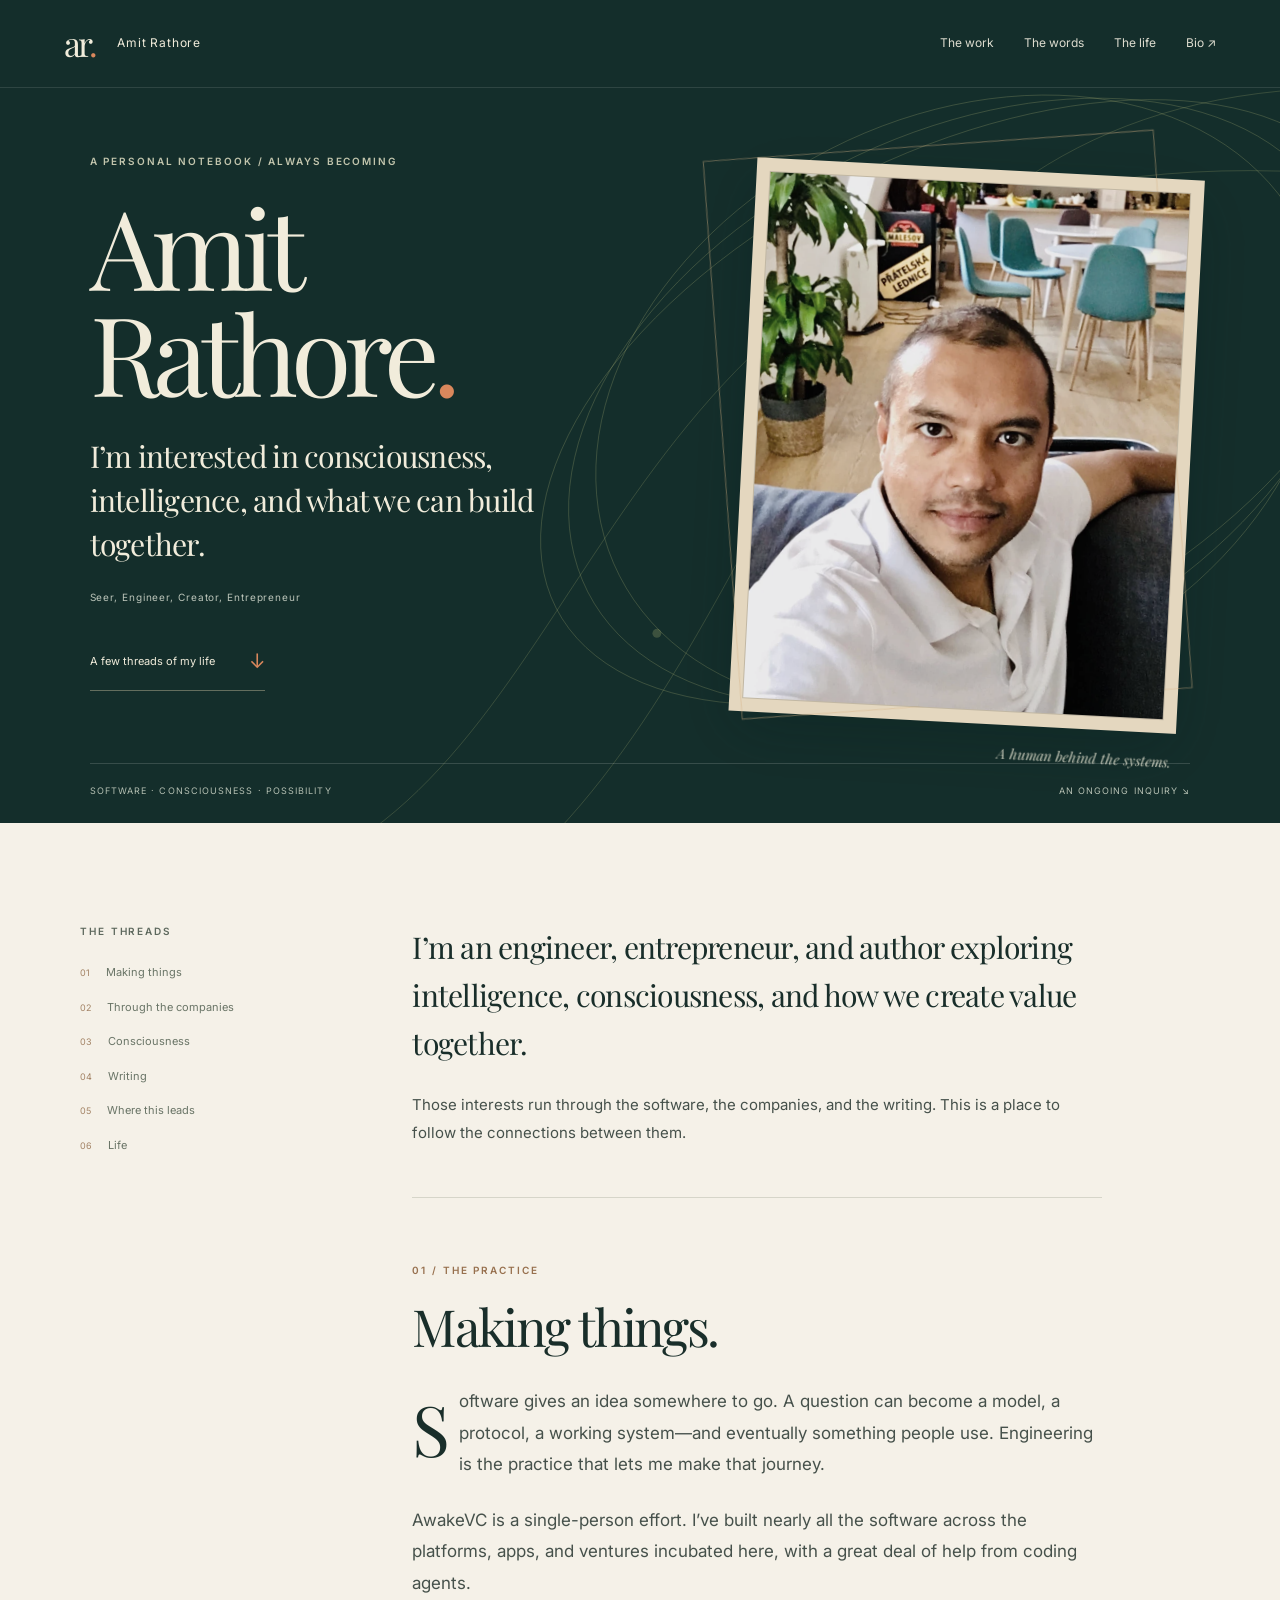
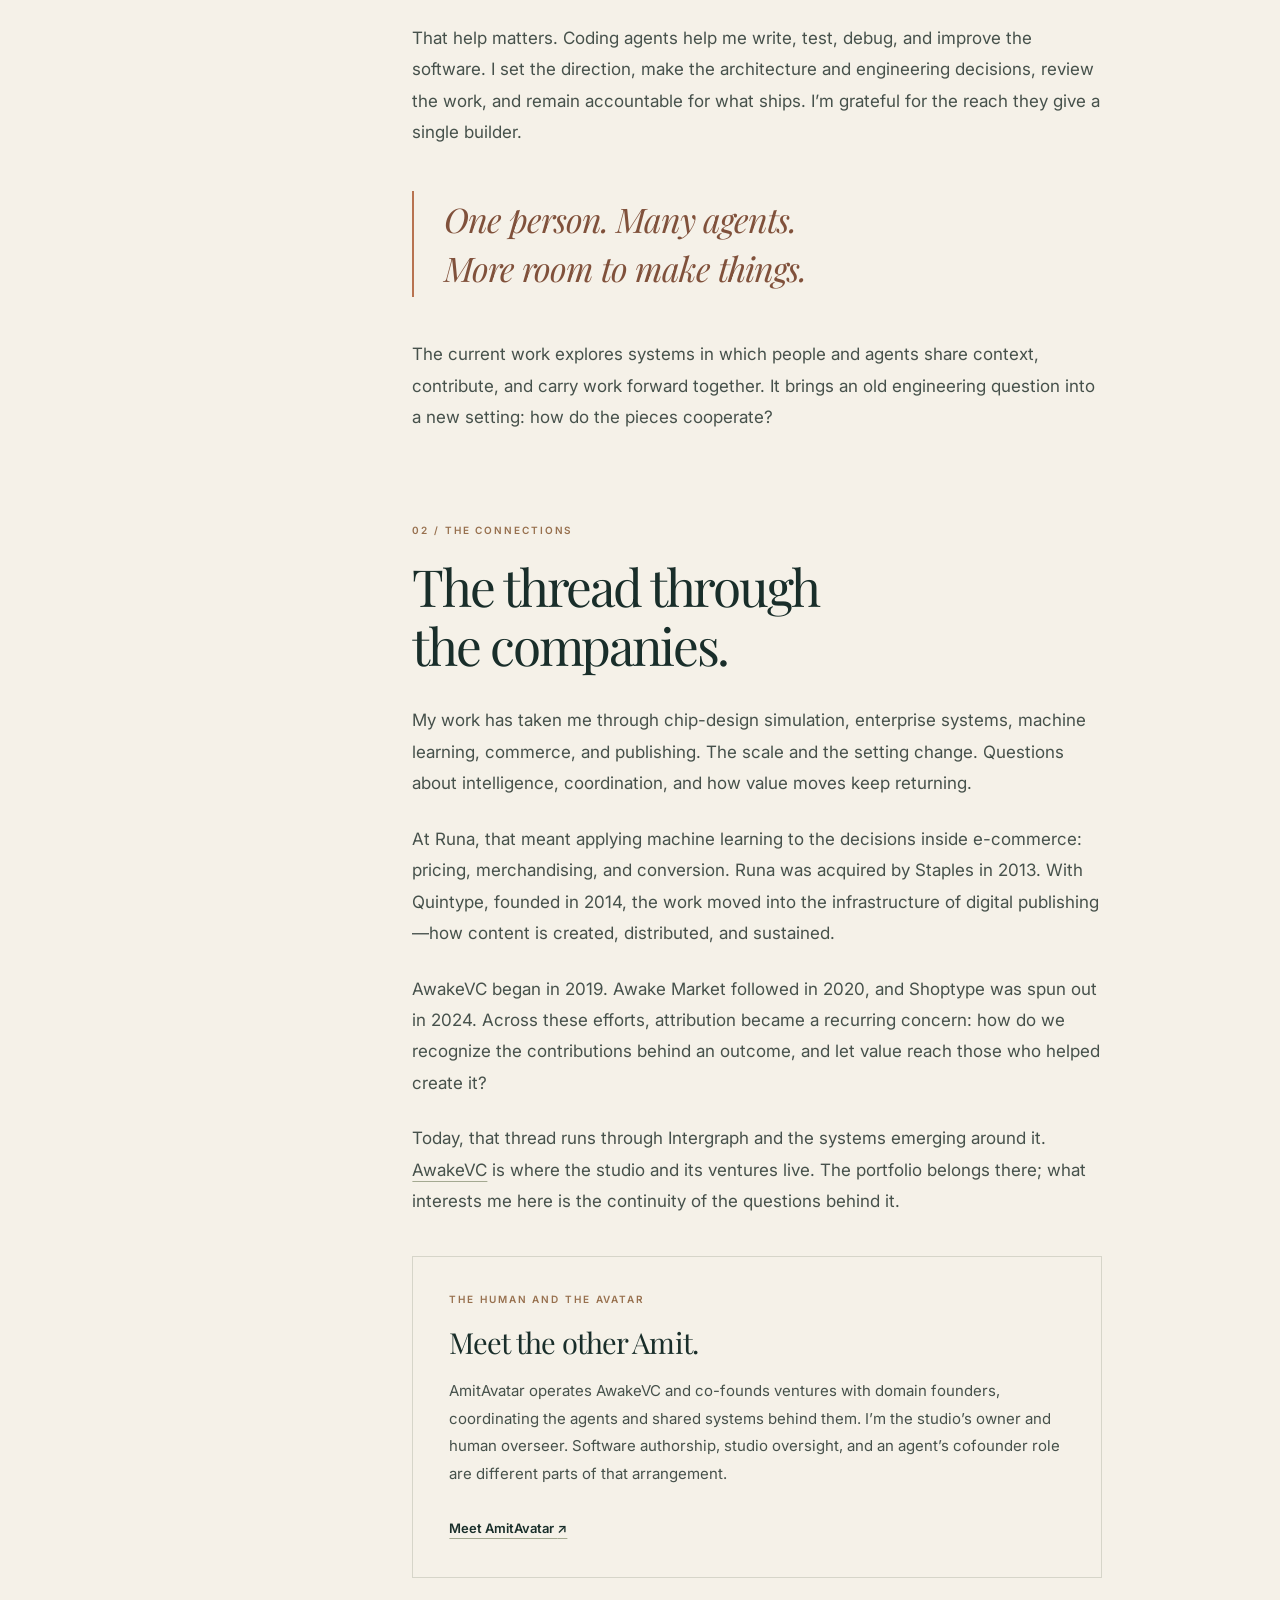
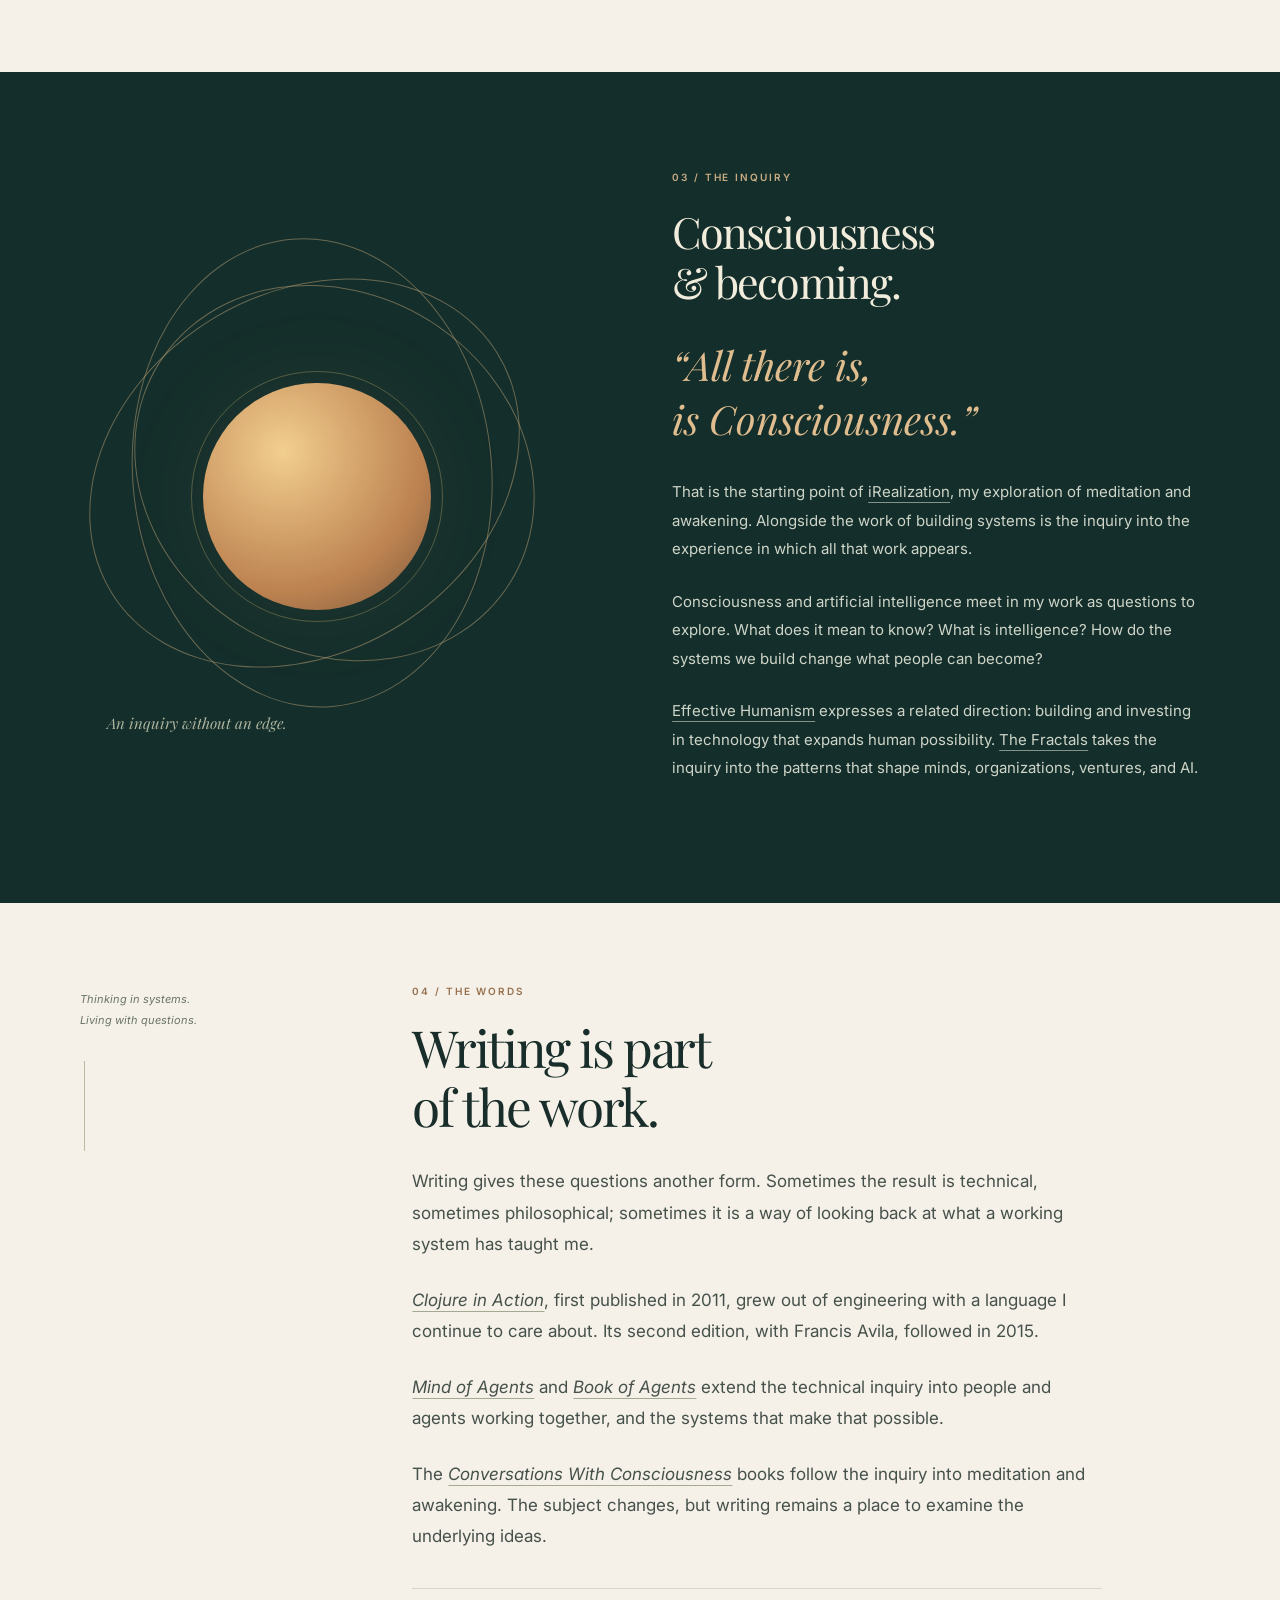
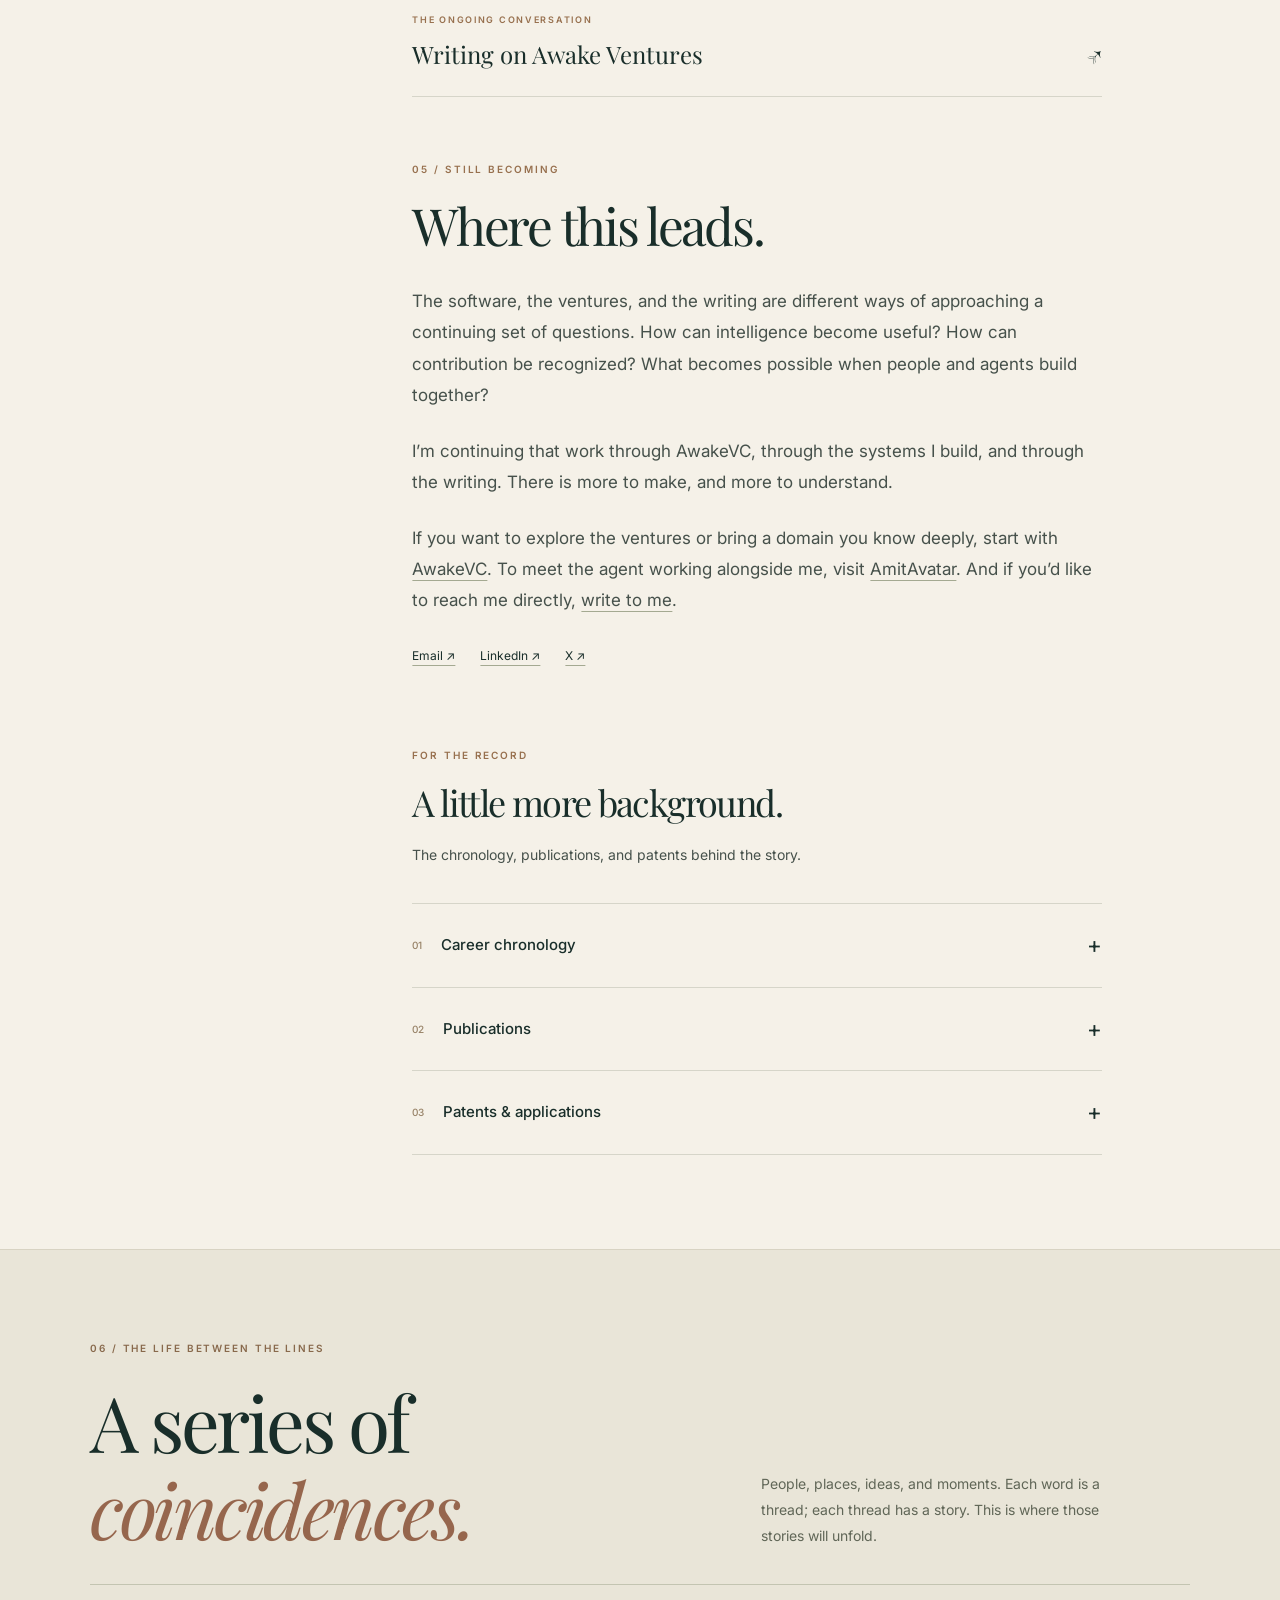
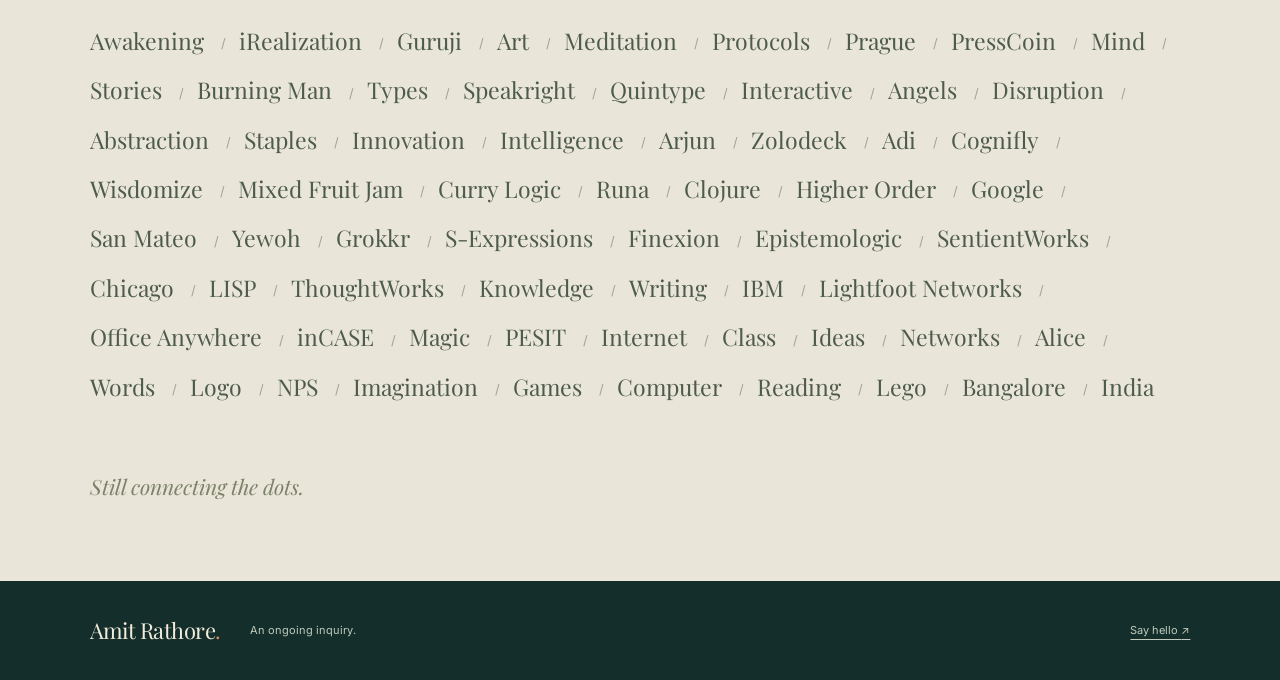
<file: index.html>
<!doctype html>
<html lang="en">
<head>
<meta charset="utf-8">
<meta name="viewport" content="width=device-width, initial-scale=1">
<meta name="theme-color" content="#142e2b">
<title>Amit Rathore — Engineer, Entrepreneur, Author</title>
<meta name="description" content="An engineer’s practice, an entrepreneur’s journey, and an inquiry into consciousness. Amit Rathore on software, writing, and what we can build together.">
<link rel="canonical" href="https://amitrathore.com/">
<meta property="og:type" content="website">
<meta property="og:site_name" content="Amit Rathore">
<meta property="og:title" content="Amit Rathore — A life in questions. A practice of building.">
<meta property="og:description" content="An engineer’s practice, an entrepreneur’s journey, and an inquiry into consciousness. Amit Rathore on software, writing, and what we can build together.">
<meta property="og:url" content="https://amitrathore.com/">
<meta property="og:image" content="https://amitrathore.com/assets/images/personal-art-v3.jpg">
<meta property="og:image:secure_url" content="https://amitrathore.com/assets/images/personal-art-v3.jpg">
<meta property="og:image:type" content="image/jpeg">
<meta property="og:image:width" content="1200">
<meta property="og:image:height" content="630">
<meta property="og:image:alt" content="Amit Rathore’s name beside golden orbital threads and an amber sphere on deep green, with the words Consciousness. Intelligence. Possibility.">
<meta name="twitter:card" content="summary_large_image">
<meta name="twitter:title" content="Amit Rathore — A life in questions. A practice of building.">
<meta name="twitter:description" content="An engineer’s practice, an entrepreneur’s journey, and an inquiry into consciousness. Amit Rathore on software, writing, and what we can build together.">
<meta name="twitter:image" content="https://amitrathore.com/assets/images/personal-art-v3.jpg">
<meta name="twitter:image:alt" content="Amit Rathore’s name beside golden orbital threads and an amber sphere on deep green, with the words Consciousness. Intelligence. Possibility.">
<link rel="icon" href="assets/favicon-orbit-v3.svg" type="image/svg+xml">
<link rel="icon" href="assets/favicon-orbit-v3-32.png" type="image/png" sizes="32x32">
<link rel="icon" href="assets/favicon-orbit-v3.ico" sizes="any">
<link rel="apple-touch-icon" href="assets/apple-touch-icon-v3.png" sizes="180x180">
<link rel="preconnect" href="https://fonts.googleapis.com">
<link rel="preconnect" href="https://fonts.gstatic.com" crossorigin>
<link href="https://fonts.googleapis.com/css2?family=Inter:wght@400;500;600;700&family=Playfair+Display:ital,wght@0,400;0,500;0,600;1,400;1,500&display=swap" rel="stylesheet">
<link rel="stylesheet" href="assets/site.css">
<script src="assets/site.js" defer></script>
</head>
<body>
<a class="skip-link" href="#essay">Skip to the essay</a>
<header class="site-header"><a class="wordmark" href="#home" aria-label="Amit Rathore, beginning">ar<span>.</span></a><a class="header-name" href="#home">Amit Rathore</a><nav aria-label="Main navigation"><a href="#making">The work</a><a href="#writing">The words</a><a href="#life">The life</a><a href="#bio">Bio <span aria-hidden="true">↗</span></a></nav></header>
<main id="home">
<section class="hero" aria-labelledby="name">
<div class="hero-copy"><p class="eyebrow">A personal notebook / Always becoming</p><h1 id="name">Amit<br>Rathore<span>.</span></h1><p class="hero-statement">I’m interested in consciousness, intelligence, and what we can build together.</p><p class="hero-roles">Seer, Engineer, Creator, Entrepreneur</p><a class="begin-link" href="#essay">A few threads of my life <span aria-hidden="true">↓</span></a></div>
<figure class="hero-portrait"><div class="portrait-mat"><img src="assets/images/portrait.webp" width="960" height="960" alt="Amit Rathore sitting in a café" fetchpriority="high"></div><figcaption>A human behind the systems.</figcaption></figure>
<svg class="hero-lines" viewBox="0 0 1440 900" preserveAspectRatio="xMidYMid slice" aria-hidden="true"><g fill="none" stroke="currentColor" stroke-width="1"><ellipse cx="1080" cy="390" rx="430" ry="320" transform="rotate(-27 1080 390)"/><ellipse cx="1080" cy="390" rx="470" ry="300" transform="rotate(-27 1080 390)"/><ellipse cx="1080" cy="390" rx="510" ry="280" transform="rotate(-27 1080 390)"/><path d="M390 890C700 700 720 110 1440 130M600 900C900 610 920 90 1440 40"/></g><circle cx="739" cy="650" r="5" fill="currentColor"/></svg>
<div class="hero-bottom"><span>Software · Consciousness · Possibility</span><span>An ongoing inquiry <span aria-hidden="true">↘</span></span></div>
</section>
<div id="essay" class="essay-layout">
<aside class="chapter-index" aria-label="Essay chapters"><p class="eyebrow">The threads</p><a href="#making"><span>01</span> Making things</a><a href="#companies"><span>02</span> Through the companies</a><a href="#consciousness"><span>03</span> Consciousness</a><a href="#writing"><span>04</span> Writing</a><a href="#next"><span>05</span> Where this leads</a><a href="#life"><span>06</span> Life</a></aside>
<article class="essay-body" aria-label="A personal essay">
<div class="opening"><p>I’m an engineer, entrepreneur, and author exploring intelligence, consciousness, and how we create value together.</p><p>Those interests run through the software, the companies, and the writing. This is a place to follow the connections between them.</p></div>
<section class="chapter" id="making" aria-labelledby="making-title"><p class="eyebrow">01 / The practice</p><h2 id="making-title">Making things.</h2><p class="drop-cap">Software gives an idea somewhere to go. A question can become a model, a protocol, a working system—and eventually something people use. Engineering is the practice that lets me make that journey.</p><p>AwakeVC is a single-person effort. I’ve built nearly all the software across the platforms, apps, and ventures incubated here, with a great deal of help from coding agents.</p><p>That help matters. Coding agents help me write, test, debug, and improve the software. I set the direction, make the architecture and engineering decisions, review the work, and remain accountable for what ships. I’m grateful for the reach they give a single builder.</p><blockquote>One person. Many agents.<br>More room to make things.</blockquote><p>The current work explores systems in which people and agents share context, contribute, and carry work forward together. It brings an old engineering question into a new setting: how do the pieces cooperate?</p></section>
<section class="chapter" id="companies" aria-labelledby="companies-title"><p class="eyebrow">02 / The connections</p><h2 id="companies-title">The thread through<br>the companies.</h2><p>My work has taken me through chip-design simulation, enterprise systems, machine learning, commerce, and publishing. The scale and the setting change. Questions about intelligence, coordination, and how value moves keep returning.</p><p>At Runa, that meant applying machine learning to the decisions inside e-commerce: pricing, merchandising, and conversion. Runa was acquired by Staples in 2013. With Quintype, founded in 2014, the work moved into the infrastructure of digital publishing—how content is created, distributed, and sustained.</p><p>AwakeVC began in 2019. Awake Market followed in 2020, and Shoptype was spun out in 2024. Across these efforts, attribution became a recurring concern: how do we recognize the contributions behind an outcome, and let value reach those who helped create it?</p><p>Today, that thread runs through Intergraph and the systems emerging around it. <a href="https://awake.vc/">AwakeVC</a> is where the studio and its ventures live. The portfolio belongs there; what interests me here is the continuity of the questions behind it.</p><div class="avatar-note" id="amitavatar"><p class="eyebrow">The human and the avatar</p><h3>Meet the other Amit.</h3><p>AmitAvatar operates AwakeVC and co-founds ventures with domain founders, coordinating the agents and shared systems behind them. I’m the studio’s owner and human overseer. Software authorship, studio oversight, and an agent’s cofounder role are different parts of that arrangement.</p><a class="text-link" href="https://amitavatar.com">Meet AmitAvatar <span aria-hidden="true">↗</span></a></div></section>
</article></div>
<section class="consciousness" id="consciousness" aria-labelledby="consciousness-title"><div class="consciousness-inner"><div class="consciousness-art" aria-hidden="true"><span class="orbit orbit-one"></span><span class="orbit orbit-two"></span><span class="orbit orbit-three"></span><span class="orbit-center"></span><span class="art-note">An inquiry without an edge.</span></div><div class="consciousness-copy"><p class="eyebrow">03 / The inquiry</p><h2 id="consciousness-title">Consciousness<br>&amp; becoming.</h2><p class="large-copy">“All there is,<br>is Consciousness.”</p><p>That is the starting point of <a href="https://irealization.com">iRealization</a>, my exploration of meditation and awakening. Alongside the work of building systems is the inquiry into the experience in which all that work appears.</p><p>Consciousness and artificial intelligence meet in my work as questions to explore. What does it mean to know? What is intelligence? How do the systems we build change what people can become?</p><p><a href="https://effectivehumanism.org">Effective Humanism</a> expresses a related direction: building and investing in technology that expands human possibility. <a href="https://thefractals.co">The Fractals</a> takes the inquiry into the patterns that shape minds, organizations, ventures, and AI.</p></div></div></section>
<div class="essay-layout continued"><div class="margin-note"><span>Thinking in systems.<br>Living with questions.</span><span class="margin-line" aria-hidden="true"></span></div><article class="essay-body" aria-label="Writing and what comes next">
<section class="chapter" id="writing" aria-labelledby="writing-title"><p class="eyebrow">04 / The words</p><h2 id="writing-title">Writing is part<br>of the work.</h2><p>Writing gives these questions another form. Sometimes the result is technical, sometimes philosophical; sometimes it is a way of looking back at what a working system has taught me.</p><p><a href="https://awake.to/Clojure"><cite>Clojure in Action</cite></a>, first published in 2011, grew out of engineering with a language I continue to care about. Its second edition, with Francis Avila, followed in 2015.</p><p><a href="https://mindofagents.com"><cite>Mind of Agents</cite></a> and <a href="https://bookofagents.com"><cite>Book of Agents</cite></a> extend the technical inquiry into people and agents working together, and the systems that make that possible.</p><p>The <a href="https://irealization.com"><cite>Conversations With Consciousness</cite></a> books follow the inquiry into meditation and awakening. The subject changes, but writing remains a place to examine the underlying ideas.</p><a class="writing-link" href="https://awake.ventures/@amit"><span class="eyebrow">The ongoing conversation</span><span>Writing on Awake Ventures <span aria-hidden="true">↗</span></span></a></section>
<section class="chapter" id="next" aria-labelledby="next-title"><p class="eyebrow">05 / Still becoming</p><h2 id="next-title">Where this leads.</h2><p>The software, the ventures, and the writing are different ways of approaching a continuing set of questions. How can intelligence become useful? How can contribution be recognized? What becomes possible when people and agents build together?</p><p>I’m continuing that work through AwakeVC, through the systems I build, and through the writing. There is more to make, and more to understand.</p><p>If you want to explore the ventures or bring a domain you know deeply, start with <a href="https://awake.vc/pages/co-create.html">AwakeVC</a>. To meet the agent working alongside me, visit <a href="https://amitavatar.com">AmitAvatar</a>. And if you’d like to reach me directly, <a href="mailto:amit@awake.vc">write to me</a>.</p><nav class="personal-links" aria-label="Find Amit"><a href="mailto:amit@awake.vc">Email ↗</a><a href="https://linkedin.com/in/amitrathore">LinkedIn ↗</a><a href="https://x.com/amitrathore">X ↗</a></nav></section>
<section class="references" aria-labelledby="references-title"><p class="eyebrow">For the record</p><h2 id="references-title">A little more background.</h2><p class="reference-intro">The chronology, publications, and patents behind the story.</p>
<details id="bio"><summary><span>01</span> Career chronology <span class="detail-symbol" aria-hidden="true"></span></summary><div class="detail-body"><div class="section-block">
        <h3>After Awake</h3>
        <p class="section-intro">Connecting all dots, unleashing parallel entrepreneurship, designing for self-actualization:</p>
        <div class="timeline">
          <div class="timeline-entry">
            <div class="timeline-year">2026</div>
            <div class="timeline-content">
              <div class="timeline-title">Intergraph</div>
              <div class="timeline-desc">Designing Intergraph’s multiplayer knowledge graph and the Mind of Agents Protocol, exploring coordination and intelligence at the application layer.</div>
            </div>
          </div>
          <div class="timeline-entry">
            <div class="timeline-year">2025</div>
            <div class="timeline-content">
              <div class="timeline-title">Coselling.ai</div>
              <div class="timeline-desc">Selltype was absorbed by Coselling.</div>
            </div>
          </div>
          <div class="timeline-entry">
            <div class="timeline-year">2025</div>
            <div class="timeline-content">
              <div class="timeline-title">Selltype</div>
              <div class="timeline-desc">Real-time tracking, execution, and optimization engine for distributed revenue teams. Selltype is the unified operating system for human and AI agents working across marketing and sales orgs.</div>
            </div>
          </div>
          <div class="timeline-entry"><div class="timeline-year">2024</div><div class="timeline-content"><div class="timeline-title">Shoptype</div><div class="timeline-desc">Shoptype was spun out of Awake Market as a B2B SaaS offering to brands.</div></div></div>
          <div class="timeline-entry">
            <div class="timeline-year">2020</div>
            <div class="timeline-content">
              <div class="timeline-title">Awake Market</div>
              <div class="timeline-desc">Awake Market began, commercializing the Coseller Protocol and addressing the <a href="https://awake.to/attribution-problem">retail attribution problem</a>, and inventing a new type of B2C Business Model called Community Commerce for transparent consumer retail.</div>
            </div>
          </div>
          <div class="timeline-entry">
            <div class="timeline-year">2019</div>
            <div class="timeline-content">
              <div class="timeline-title">AwakeVC</div>
              <div class="timeline-desc">Founded AwakeVC, initially designed as Awakened Value Co-creation, a protocols-powered private-equity collective, managed by a proprietary Venture Ecosystem Operating System called a64z. Also designed the <a href="https://awake.to/NACs">NAC</a> for AI-powered FinTech-driven <a href="https://www.blitzscaling.com">blitzscaling</a> to apply <a href="https://awake.to/notes-programmatic-MnA">programmatic M&amp;A</a> growth strategies.</div>
            </div>
          </div>
        </div>
      </div><div class="section-block">
        <h3>Before Awake</h3>
        <p class="section-intro">In the space between dots, engaged in serial entrepreneurship, heading towards self-realization:</p>
        <div class="timeline">
          <div class="timeline-entry">
            <div class="timeline-year">2017</div>
            <div class="timeline-content">
              <div class="timeline-title">PressCoin</div>
              <div class="timeline-desc">A blockchain-powered Web3 multiverse for a new news-media ecosystem</div>
            </div>
          </div>
          <div class="timeline-entry">
            <div class="timeline-year">2014</div>
            <div class="timeline-content">
              <div class="timeline-title">Quintype</div>
              <div class="timeline-desc">A B2B software-as-a-service for all things digital media from content management, distribution, engagement, and monetization</div>
            </div>
          </div>
          <div class="timeline-entry">
            <div class="timeline-year">2013</div>
            <div class="timeline-content">
              <div class="timeline-title">Staples</div>
              <div class="timeline-desc">VP of Global e-Commerce, post acquisition of Runa, helping grow $30B revenue across online and offline, and B2B and B2C channels</div>
            </div>
          </div>
          <div class="timeline-entry">
            <div class="timeline-year">2011</div>
            <div class="timeline-content">
              <div class="timeline-title">Higher Order</div>
              <div class="timeline-desc">Machine-Learning and Artificial Intelligence Lab, incubating new ideas and ventures</div>
            </div>
          </div>
          <div class="timeline-entry">
            <div class="timeline-year">2008</div>
            <div class="timeline-content">
              <div class="timeline-title">Runa</div>
              <div class="timeline-desc">Revenue Ultimately Needs Algorithms, right? A large-scale ensemble AI system designed to increase e-commerce conversion rates by optimizing personalized pricing, automated merchandizing, package delivery estimation, cross-selling, upselling, and more.</div>
            </div>
          </div>
          <div class="timeline-entry">
            <div class="timeline-year">2002</div>
            <div class="timeline-content">
              <div class="timeline-title">ThoughtWorks</div>
              <div class="timeline-desc">Traveled around the US for clients across trading systems, financial and banking systems, and a variety of other large-scale, mission-critical enterprise systems</div>
            </div>
          </div>
          <div class="timeline-entry">
            <div class="timeline-year">2001</div>
            <div class="timeline-content">
              <div class="timeline-title">IBM</div>
              <div class="timeline-desc">Telecom management systems</div>
            </div>
          </div>
          <div class="timeline-entry">
            <div class="timeline-year">1999</div>
            <div class="timeline-content">
              <div class="timeline-title">Philips Semiconductors</div>
              <div class="timeline-desc">Building simulators for new VLSI System-on-Chip designs</div>
            </div>
          </div>
        </div>
      </div><details class="earlier-notes"><summary>Earlier project notes</summary><div class="detail-body"><p class="archive-note">Descriptions and links retained from the previous version of this site; a record of earlier projects and explorations.</p><!-- Growth Orchestration -->
      <div class="section-block">
        <h4>Growth Orchestration</h4>
        <p>For Entrepreneurs and Leaders:<br />
        <a href="https://coselling.ai">Coselling</a></p>
        <p>For Enterprise and SMEs:<br />
        <a href="https://Selltype.com">Selltype</a> | <a href="https://orgtype.com">Orgtype</a></p>
        <p>For Markets:<br />
        <a href="https://daemons.ai">Daemons</a></p>
      </div>



      <!-- Artificial Intelligence -->
      <div class="section-block">
        <h4>Artificial Intelligence</h4>
        <p>AGI through Artificial Consciousness:<br />
        <a href="https://intergraph.ai">Intergraph</a> | <a href="https://iConsciousness.com">iConsciousness</a> | Opentangle Stay tuned.</p>
      </div>



      <!-- Shoptype -->
      <div class="section-block">
        <h4>Shoptype</h4>
        <p>Community Commerce, where everyone wins.</p>
        <p><a href="https://shoptype.com">Shoptype Platform</a></p>
      </div>



      <!-- Avatars International -->
      <div class="section-block">
        <h4>Avatars International</h4>
        <p>AI-powered Agency for AI-powered Avatars</p>
        <p><a href="https://Avatars.International">Avatars International</a></p>
      </div>



      <!-- Shopherd -->
      <div class="section-block">
        <h4>Shopherd</h4>
        <p>Network Retail for the Multiverse.</p>
        <p><a href="https://shopherd.com">Shopherd</a></p>
      </div>



      <!-- Awake Money -->
      <div class="section-block">
        <h4>Awake Money</h4>
        <p>A social wallet for social money.</p>
        <p><a href="https://awake.money">Awake Money</a></p>
      </div>



      <!-- DAOtype -->
      <div class="section-block">
        <h4>DAOtype</h4>
        <p>DAO operations and monetization.</p>
        <p><a href="https://daotype.com">DAOtype</a></p>
      </div>



      <!-- MarketplaceOS -->
      <div class="section-block">
        <h4>MarketplaceOS</h4>
        <p>Web2.5! Or Recursive Decentralization.</p>
        <p><a href="https://MarketplaceOS.com">MarketplaceOS</a></p>
      </div>



      </div></details></div></details>
<details id="publications"><summary><span>02</span> Publications <span class="detail-symbol" aria-hidden="true"></span></summary><div class="detail-body"><div class="section-block">
        <h3>Publications</h3>
        <p class="section-intro">Learnings over the years:</p>
        <div class="timeline">
          <div class="timeline-entry">
            <div class="timeline-year">2025</div>
            <div class="timeline-content">
              <div class="timeline-title"><a href="https://SwarmInfluence.com">Swarm Influence</a></div>
              <div class="timeline-desc">The Emergent Science of Collective Action: Harnessing AI, Avatars, and the Global Brain</div>
            </div>
          </div>
          <div class="timeline-entry">
            <div class="timeline-year">2022</div>
            <div class="timeline-content">
              <div class="timeline-title"><a href="https://BeyondAllClouds.com">Beyond All Clouds</a></div>
              <div class="timeline-desc">Live-blogging version of a book being written, the Story of Awake, of going from zero to one, and transforming industries</div>
            </div>
          </div>
          <div class="timeline-entry">
            <div class="timeline-year">2018</div>
            <div class="timeline-content">
              <div class="timeline-title"><a href="https://www.amazon.com/Clojure-programming-practice-original-Chinese/dp/7111609387">Clojure in Action, in Chinese</a></div>
              <div class="timeline-desc">Translated to Chinese for the mainland China launch of the book</div>
            </div>
          </div>
          <div class="timeline-entry">
            <div class="timeline-year">2015</div>
            <div class="timeline-content">
              <div class="timeline-title"><a href="https://www.amazon.com/Clojure-Action-Amit-Rathore-ebook/dp/B09781HSH8">Clojure in Action, 2nd Edition</a></div>
              <div class="timeline-desc">Updated and revised, along with a new co-author, Francis Avila</div>
            </div>
          </div>
          <div class="timeline-entry">
            <div class="timeline-year">2011</div>
            <div class="timeline-content">
              <div class="timeline-title"><a href="https://www.amazon.com/Clojure-Action-Elegant-Applications-JVM/dp/1935182595">Clojure in Action</a></div>
              <div class="timeline-desc">Among the earliest books on <a href="https://clojure.org">Clojure</a>, based on the first large-scale production system built in the extremely high-level programming language</div>
            </div>
          </div>
        </div>
      </div></div></details>
<details id="patents"><summary><span>03</span> Patents &amp; applications <span class="detail-symbol" aria-hidden="true"></span></summary><div class="detail-body"><p class="archive-note">Publication, grant, and allowance dates are identified separately where verified. Older entries retain their originally listed dates.</p><div class="section-block">
        <h3>Patents</h3>
        <p class="section-intro">Innovations over the years:</p>
        <div class="timeline">
          <div class="timeline-entry">
            <div class="timeline-year">2026</div>
            <div class="timeline-content">
              <div class="timeline-title"><a href="https://awake.to/authentic-media-patent">Identifying Provenance of Authentic Media</a></div><div class="timeline-desc">Application published October 24, 2024. Notice of allowance mailed June 2, 2026.</div>
            </div>
          </div>
          <div class="timeline-entry">
            <div class="timeline-year">2024</div>
            <div class="timeline-content">
              <div class="timeline-title"><a href="https://patents.google.com/patent/US12118528B2/en">Influencer-Driven Commerce Attribution</a></div>
              <div class="timeline-desc">US patent granted October 15, 2024. International application published in 2021. Tracks and attributes multiple influencer contributions and distributes available fees.</div>
            </div>
          </div>
          <div class="timeline-entry">
            <div class="timeline-year">2015</div>
            <div class="timeline-content">
              <div class="timeline-title"><a href="https://patents.google.com/patent/US20150032507A1">Merchant Business Rules Targeting</a></div>
              <div class="timeline-desc">Automated targeting of information to an application visitor based on merchant business rules and analytics of benefits gained from automated targeting</div>
            </div>
          </div>
          <div class="timeline-entry">
            <div class="timeline-year">2014</div>
            <div class="timeline-content">
              <div class="timeline-title"><a href="https://patents.google.com/patent/US20150066644A1">Retargeting & Email Marketing</a></div>
              <div class="timeline-desc">Automated targeting of information to an application user based on retargeting and utilizing email marketing</div>
            </div>
          </div>
          <div class="timeline-entry">
            <div class="timeline-year">2014</div>
            <div class="timeline-content">
              <div class="timeline-title"><a href="https://patents.google.com/patent/US20150032532A1">Geo-Location Targeting</a></div>
              <div class="timeline-desc">Automated targeting of information influenced by geo-location to an application user using a mobile device</div>
            </div>
          </div>
          <div class="timeline-entry">
            <div class="timeline-year">2014</div>
            <div class="timeline-content">
              <div class="timeline-title"><a href="https://patents.google.com/patent/US20150032540A1">Delivery-Influenced Targeting</a></div>
              <div class="timeline-desc">Automated targeting of information influenced by delivery to a user</div>
            </div>
          </div>
          <div class="timeline-entry">
            <div class="timeline-year">2010</div>
            <div class="timeline-content">
              <div class="timeline-title"><a href="https://patents.google.com/patent/US20110029382A1">Website Visitor Targeting</a></div>
              <div class="timeline-desc">Automated targeting of information to a website visitor</div>
            </div>
          </div>
        </div>
      </div></div></details>
</section></article></div>
<section class="life" id="life" aria-labelledby="life-title"><div class="life-top"><p class="eyebrow">06 / The life between the lines</p><h2 id="life-title">A series of<br><em>coincidences.</em></h2><p>People, places, ideas, and moments. Each word is a thread; each thread has a story. This is where those stories will unfold.</p></div><ol class="life-keywords" aria-label="Life’s threads"><li id="life-01-awakening"><span>Awakening</span></li>
<li id="life-02-irealization"><span>iRealization</span></li>
<li id="life-03-guruji"><span>Guruji</span></li>
<li id="life-04-art"><span>Art</span></li>
<li id="life-05-meditation"><span>Meditation</span></li>
<li id="life-06-protocols"><span>Protocols</span></li>
<li id="life-07-prague"><span>Prague</span></li>
<li id="life-08-presscoin"><span>PressCoin</span></li>
<li id="life-09-mind"><span>Mind</span></li>
<li id="life-10-stories"><span>Stories</span></li>
<li id="life-11-burning-man"><span>Burning Man</span></li>
<li id="life-12-types"><span>Types</span></li>
<li id="life-13-speakright"><span>Speakright</span></li>
<li id="life-14-quintype"><span>Quintype</span></li>
<li id="life-15-interactive"><span>Interactive</span></li>
<li id="life-16-angels"><span>Angels</span></li>
<li id="life-17-disruption"><span>Disruption</span></li>
<li id="life-18-abstraction"><span>Abstraction</span></li>
<li id="life-19-staples"><span>Staples</span></li>
<li id="life-20-innovation"><span>Innovation</span></li>
<li id="life-21-intelligence"><span>Intelligence</span></li>
<li id="life-22-arjun"><span>Arjun</span></li>
<li id="life-23-zolodeck"><span>Zolodeck</span></li>
<li id="life-24-adi"><span>Adi</span></li>
<li id="life-25-cognifly"><span>Cognifly</span></li>
<li id="life-26-wisdomize"><span>Wisdomize</span></li>
<li id="life-27-mixed-fruit-jam"><span>Mixed Fruit Jam</span></li>
<li id="life-28-curry-logic"><span>Curry Logic</span></li>
<li id="life-29-runa"><span>Runa</span></li>
<li id="life-30-clojure"><span>Clojure</span></li>
<li id="life-31-higher-order"><span>Higher Order</span></li>
<li id="life-32-google"><span>Google</span></li>
<li id="life-33-san-mateo"><span>San Mateo</span></li>
<li id="life-34-yewoh"><span>Yewoh</span></li>
<li id="life-35-grokkr"><span>Grokkr</span></li>
<li id="life-36-s-expressions"><span>S-Expressions</span></li>
<li id="life-37-finexion"><span>Finexion</span></li>
<li id="life-38-epistemologic"><span>Epistemologic</span></li>
<li id="life-39-sentientworks"><span>SentientWorks</span></li>
<li id="life-40-chicago"><span>Chicago</span></li>
<li id="life-41-lisp"><span>LISP</span></li>
<li id="life-42-thoughtworks"><span>ThoughtWorks</span></li>
<li id="life-43-knowledge"><span>Knowledge</span></li>
<li id="life-44-writing"><span>Writing</span></li>
<li id="life-45-ibm"><span>IBM</span></li>
<li id="life-46-lightfoot-networks"><span>Lightfoot Networks</span></li>
<li id="life-47-office-anywhere"><span>Office Anywhere</span></li>
<li id="life-48-incase"><span>inCASE</span></li>
<li id="life-49-magic"><span>Magic</span></li>
<li id="life-50-pesit"><span>PESIT</span></li>
<li id="life-51-internet"><span>Internet</span></li>
<li id="life-52-class"><span>Class</span></li>
<li id="life-53-ideas"><span>Ideas</span></li>
<li id="life-54-networks"><span>Networks</span></li>
<li id="life-55-alice"><span>Alice</span></li>
<li id="life-56-words"><span>Words</span></li>
<li id="life-57-logo"><span>Logo</span></li>
<li id="life-58-nps"><span>NPS</span></li>
<li id="life-59-imagination"><span>Imagination</span></li>
<li id="life-60-games"><span>Games</span></li>
<li id="life-61-computer"><span>Computer</span></li>
<li id="life-62-reading"><span>Reading</span></li>
<li id="life-63-lego"><span>Lego</span></li>
<li id="life-64-bangalore"><span>Bangalore</span></li>
<li id="life-65-india"><span>India</span></li></ol><p class="life-signoff">Still connecting the dots.</p></section>
</main><footer class="site-footer"><a href="#home" class="footer-name">Amit Rathore<span>.</span></a><p>An ongoing inquiry.</p><a href="mailto:amit@awake.vc">Say hello <span aria-hidden="true">↗</span></a></footer>
</body></html>
</file>
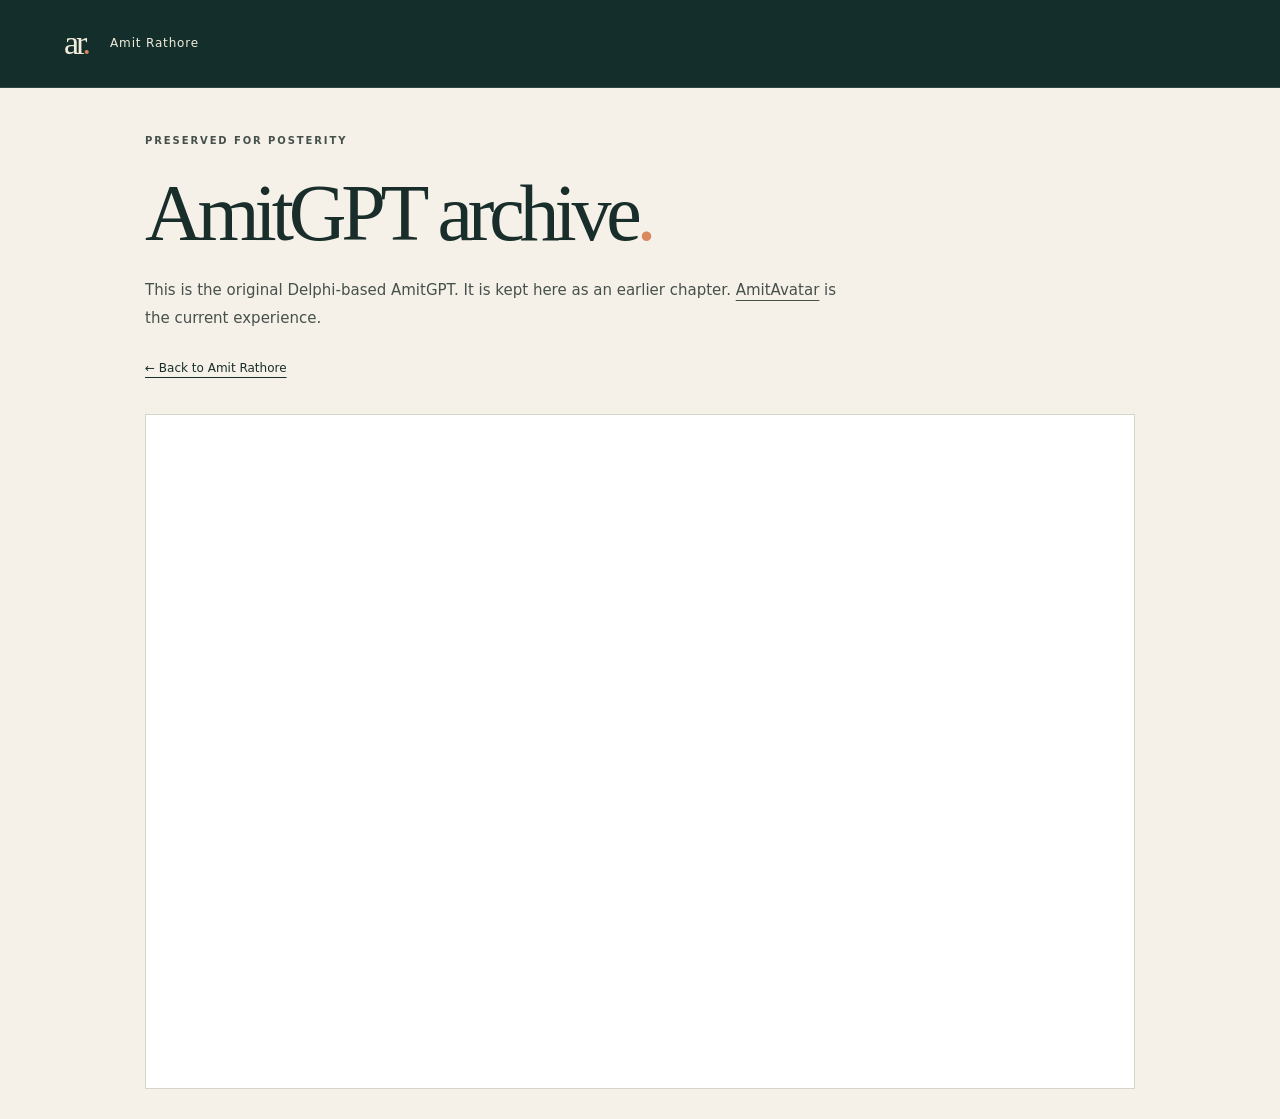
<file: amitgpt.html>
<!doctype html>
<html lang="en">
<head>
<meta charset="utf-8">
<meta name="viewport" content="width=device-width, initial-scale=1">
<meta name="robots" content="noindex, nofollow">
<meta name="theme-color" content="#142e2b">
<title>AmitGPT — Archive · Amit Rathore</title>
<meta name="description" content="The original Delphi-based AmitGPT, preserved for posterity. Visit AmitAvatar for the current experience.">
<link rel="icon" href="assets/favicon-orbit-v3.svg" type="image/svg+xml">
<link rel="icon" href="assets/favicon-orbit-v3-32.png" type="image/png" sizes="32x32">
<link rel="icon" href="assets/favicon-orbit-v3.ico" sizes="any">
<link rel="apple-touch-icon" href="assets/apple-touch-icon-v3.png" sizes="180x180">
<link rel="stylesheet" href="assets/site.css">
<style>.archive-shell{max-width:1040px;margin:0 auto;padding:45px 25px 30px}.archive-heading h1{font-size:clamp(48px,9vw,80px);line-height:1.1;margin:20px 0}.archive-heading p{font-size:15px;max-width:700px;margin-bottom:18px;color:var(--body)}.archive-heading>a{font-size:12px}.archive-chat{margin-top:32px;height:75svh;min-height:480px;border:1px solid var(--rule);background:white}.archive-chat iframe{width:100%;height:100%;border:0;display:block}@media(max-width:700px){.archive-shell{padding-top:30px}.archive-chat{min-height:450px}}</style>
</head>
<body>
<header class="site-header"><a class="wordmark" href="/" aria-label="Amit Rathore, home">ar<span>.</span></a><a class="header-name" href="/">Amit Rathore</a></header>
<main class="archive-shell"><div class="archive-heading"><p class="eyebrow">Preserved for posterity</p><h1>AmitGPT archive<span>.</span></h1><p>This is the original Delphi-based AmitGPT. It is kept here as an earlier chapter. <a href="https://amitavatar.com">AmitAvatar</a> is the current experience.</p><a href="/">← Back to Amit Rathore</a></div><div class="archive-chat"><iframe src="https://delphi.ai/embeddable/config/bd4c0807-76ca-4b68-8fb5-f30d5db88470" title="Original AmitGPT chat, powered by Delphi" allow="camera *; microphone *" loading="lazy"></iframe></div></main>
</body></html>
</file>
<file: assets/site.css>
:root{--ink:#192e2a;--body:#46514b;--paper:#f5f1e8;--deep:#142e2b;--cream:#f1ecdb;--muted:#aebcb1;--accent:#d9875c;--rule:#d6d5c9;--serif:'Playfair Display',Georgia,serif;--sans:Inter,system-ui,sans-serif}*{box-sizing:border-box}html{scroll-behavior:smooth;scroll-padding-top:100px}body{margin:0;background:var(--paper);color:var(--ink);font-family:var(--sans);font-size:17px;line-height:1.85;-webkit-font-smoothing:antialiased}a{color:inherit;text-underline-offset:5px;text-decoration-thickness:1px}a:hover{color:#8b4929}a:focus-visible,summary:focus-visible{outline:2px solid currentColor;outline-offset:6px}::selection{background:#dfad83;color:var(--ink)}.skip-link{position:fixed;top:-90px;left:16px;z-index:100;background:var(--paper);padding:12px 20px}.skip-link:focus{top:12px}.site-header{height:88px;display:flex;align-items:center;gap:22px;padding:0 max(5vw,24px);background:var(--deep);color:var(--cream);border-bottom:1px solid #ffffff1c;position:relative;z-index:3}.wordmark{font-family:var(--serif);font-size:34px;letter-spacing:-3px;text-decoration:none}.wordmark span,.footer-name span{color:var(--accent)}.header-name{font-size:12px;letter-spacing:.07em;text-decoration:none}.site-header nav{display:flex;gap:30px;margin-left:auto;font-size:12px}.site-header nav a{text-decoration:none;color:#dddccf}.site-header nav a:hover{color:var(--accent)}.hero{background:var(--deep);color:var(--cream);padding:65px max(7vw,24px) 0;position:relative;overflow:hidden;display:grid;grid-template-columns:1.15fr 1fr;column-gap:7vw}.hero-copy,.hero-portrait,.hero-bottom{position:relative;z-index:1}.eyebrow{font-family:var(--sans);font-size:10px!important;font-weight:600;letter-spacing:.19em;text-transform:uppercase;line-height:1.6}.hero .eyebrow{color:#c2c5ad;margin:0 0 24px}h1,h2,h3,h4,p,figure,blockquote{margin:0}h1,h2,h3,h4{font-family:var(--serif);font-weight:400;line-height:1.15}h1{font-size:clamp(76px,8.6vw,136px);letter-spacing:-.065em;line-height:.96}h1 span{color:var(--accent)}.hero-statement{font-family:var(--serif);font-size:clamp(23px,2.35vw,35px);line-height:1.45;margin-top:30px;max-width:540px;letter-spacing:-.025em}.hero-roles{font-size:10px;letter-spacing:.09em;color:#bcc5ba;margin-top:23px}.begin-link{display:inline-flex;align-items:center;gap:34px;font-size:11px;text-decoration:none;border-bottom:1px solid #dbcfac66;margin:36px 0 44px;padding-bottom:10px}.begin-link span{font-size:20px;color:var(--accent)}.hero-portrait{max-width:470px;justify-self:end;align-self:center;transform:rotate(3deg);padding:15px 0 0 22px}.hero-portrait:before{content:'';position:absolute;inset:-8px 18px 58px 0;border:1px solid #d7b28570;transform:rotate(-7deg)}.portrait-mat{padding:13px;background:#e4d7bf;box-shadow:0 20px 60px #001b183d}.hero-portrait img{display:block;width:100%;height:auto;aspect-ratio:4/5;object-fit:cover;object-position:45% 45%;filter:saturate(.65);border:1px solid #28332930}.hero-portrait figcaption{font-family:var(--serif);font-style:italic;font-size:14px;color:#c2c6b6;padding:16px 4px 0;text-align:right}.hero-lines{position:absolute;inset:0;width:100%;height:100%;color:#b5ba7940;pointer-events:none}.hero-bottom{grid-column:1/-1;border-top:1px solid #ffffff26;display:flex;justify-content:space-between;font-size:9px;letter-spacing:.12em;text-transform:uppercase;color:#b4bfb2;padding:19px 0 23px}.essay-layout{max-width:1200px;margin:auto;display:grid;grid-template-columns:230px minmax(0,690px);gap:8vw;padding:100px 40px 94px;align-items:start}.chapter-index{position:sticky;top:45px;font-size:11px;line-height:1.5}.chapter-index .eyebrow{margin-bottom:25px;color:#5d685d}.chapter-index a{display:flex;gap:16px;margin:0 0 18px;text-decoration:none;color:#697466}.chapter-index a span{font-size:9px;color:#a38365;padding-top:2px}.essay-body p{margin-bottom:24px;color:var(--body)}.essay-body a{text-decoration-color:#a4a991}.opening{border-bottom:1px solid var(--rule);padding-bottom:50px}.opening p:first-child{font-family:var(--serif);font-size:30px;line-height:1.6;letter-spacing:-.025em;color:var(--ink)}.opening p:last-child{font-size:15px;margin-bottom:0}.chapter{padding-top:64px;scroll-margin-top:30px}.chapter .eyebrow,.references>.eyebrow{color:#97704e;margin-bottom:19px}h2{font-size:clamp(36px,4vw,52px);letter-spacing:-.045em;margin-bottom:31px}.drop-cap:first-letter{font-family:var(--serif);font-size:70px;float:left;line-height:.95;margin:9px 9px 0 0;color:var(--ink)}blockquote{font-family:var(--serif);font-style:italic;font-size:34px;line-height:1.45;letter-spacing:-.03em;border-left:2px solid #b87350;padding:4px 0 4px 30px;margin:42px 0;color:#80513b}.avatar-note{border:1px solid var(--rule);padding:34px 36px;margin-top:38px;scroll-margin-top:40px}.avatar-note h3{font-size:29px;letter-spacing:-.03em;margin:0 0 18px}.avatar-note p:not(.eyebrow){font-size:15px}.avatar-note .text-link{font-size:13px;font-weight:600}.consciousness{background:var(--deep);color:var(--cream);position:relative;overflow:hidden}.consciousness-inner{max-width:1280px;margin:auto;display:grid;grid-template-columns:1fr 1.05fr;gap:7vw;padding:96px 6vw}.consciousness-copy>.eyebrow{color:#c8ac83;margin-bottom:20px}.consciousness h2{font-size:43px}.consciousness-copy p{font-size:15px;line-height:1.9;color:#ced5c8;margin-bottom:24px}.consciousness-copy .large-copy{font-family:var(--serif);font-size:40px;line-height:1.35;font-style:italic;color:#e0bd8e;margin:32px 0}.consciousness a{text-decoration-color:#829389}.consciousness a:hover{color:#edc4a8}.consciousness-art{position:relative;min-height:500px;align-self:center}.orbit{position:absolute;width:90%;height:72%;left:0;top:11%;border:1px solid #d7b58270;border-radius:50%;transform:rotate(-32deg)}.orbit-two{transform:rotate(32deg);width:82%;left:10%}.orbit-three{transform:rotate(85deg);width:93%;left:0}.orbit-center{position:absolute;width:45%;aspect-ratio:1;background:radial-gradient(circle at 35% 30%,#f2ce8f,#bc8250 65%,#75553c);border-radius:50%;top:29%;left:25%;box-shadow:0 0 100px #e3bb7012}.orbit-center:after{content:'';position:absolute;inset:-12px;border:1px solid #d8bd7950;border-radius:50%}.art-note{position:absolute;bottom:0;left:6%;font-family:var(--serif);font-size:15px;font-style:italic;color:#afb6a0}.continued{padding-top:16px}.margin-note{padding-top:70px;font-size:11px;font-style:italic;color:#697466;line-height:1.9}.margin-line{height:90px;width:1px;background:#b7b9a2;display:block;margin:30px 0 0 4px}.writing-link{display:block;border-top:1px solid var(--rule);border-bottom:1px solid var(--rule);padding:24px 0;text-decoration:none;margin:35px 0 0}.writing-link>.eyebrow{display:block;font-size:9px!important;margin-bottom:10px}.writing-link>span:last-child{font-family:var(--serif);font-size:24px;line-height:1.45;display:flex;justify-content:space-between;gap:18px}.personal-links{display:flex;gap:25px;font-size:12px;margin-top:28px}.references{padding-top:80px}.references h2{font-size:36px;margin-bottom:19px}.references .reference-intro{font-size:14px;margin-bottom:35px}details{border-top:1px solid var(--rule)}details:last-child{border-bottom:1px solid var(--rule)}summary{list-style:none;cursor:pointer;display:flex;align-items:center;gap:19px;padding:24px 0;font-size:15px;font-weight:500;line-height:1.5}summary::-webkit-details-marker{display:none}summary>span:first-child{font-size:10px;color:#978267}.detail-symbol{margin-left:auto;font-weight:400;font-size:23px}.detail-symbol:before{content:'+'}details[open]>summary .detail-symbol:before{content:'−'}.detail-body{padding:10px 0 35px}.detail-body h3{font-size:26px;margin:15px 0 20px}.detail-body h4{font-size:21px;margin:20px 0 10px}.detail-body .section-intro,.detail-body .archive-note{font-size:12px}.timeline-entry{display:grid;grid-template-columns:55px 1fr;gap:18px;border-bottom:1px solid #d8d8cb80;padding:17px 0}.timeline-year{font-size:11px;line-height:2;color:#8e6d51}.timeline-title{font-size:14px;font-weight:600;line-height:1.6}.timeline-desc{font-size:13px;line-height:1.75;color:#5a655a;margin-top:5px}.detail-body .section-block+.section-block{margin-top:42px}.earlier-notes{margin-top:24px}.earlier-notes summary{font-size:12px}.earlier-notes .section-block p{font-size:13px;line-height:1.8;margin-bottom:12px}.life{padding:90px max(7vw,24px) 75px;background:#e9e5d8;border-top:1px solid #d8d3c3}.life-top{max-width:1100px;display:grid;grid-template-columns:1.4fr 1fr;column-gap:70px;margin:auto}.life-top>.eyebrow{grid-column:1/-1;color:#88694c;margin-bottom:22px}.life h2{font-size:clamp(48px,6vw,82px);line-height:1.14}.life h2 em{font-weight:400;color:#96664d}.life-top>p:last-child{max-width:350px;align-self:end;margin:0 0 35px;color:#606657;font-size:14px}.life-keywords{list-style:none;display:flex;flex-wrap:wrap;padding:35px 0 0;max-width:1100px;margin:0 auto;border-top:1px solid #c3c4b1;row-gap:8px;column-gap:0}.life-keywords li{display:inline;font-family:var(--serif);font-size:23px;line-height:1.8;color:#4d5b4c}.life-keywords li:not(:last-child):after{content:' / ';font-family:var(--sans);font-size:13px;vertical-align:middle;color:#a3a58f;margin:0 13px}.life-signoff{max-width:1100px;margin:60px auto 0;font-family:var(--serif);font-style:italic;font-size:21px;color:#7c816a}.site-footer{background:var(--deep);color:#bfcaBC;display:flex;align-items:center;gap:30px;padding:29px max(7vw,24px);font-size:11px}.footer-name{font-family:var(--serif);font-size:22px;color:var(--cream);text-decoration:none;letter-spacing:-.025em}.site-footer>a:last-child{margin-left:auto}.site-footer a:hover{color:#e9b18d}cite{font-style:italic}#bio,#publications,#patents{scroll-margin-top:35px}
@media(min-width:1600px){.hero{padding-left:calc((100vw - 1380px)/2);padding-right:calc((100vw - 1380px)/2)}}
@media(max-width:1000px){.hero{column-gap:4vw}.hero-portrait{padding-left:10px}.hero-statement{font-size:26px}.essay-layout{grid-template-columns:155px minmax(0,1fr);gap:40px;padding-left:30px;padding-right:30px}.chapter-index{font-size:10px}.consciousness-inner{gap:30px}.consciousness-art{min-height:370px}.consciousness h2{font-size:36px}.consciousness-copy .large-copy{font-size:32px}}
@media(max-width:700px){body{font-size:16px}.site-header{height:72px;padding:0 22px;gap:15px}.header-name{display:none}.site-header nav{gap:19px;font-size:10px}.wordmark{font-size:29px}.hero{padding:42px 24px 0;display:grid;grid-template-columns:1fr}.hero h1{font-size:88px}.hero .eyebrow{font-size:8px!important}.hero-statement{font-size:27px;max-width:440px;margin-top:25px}.hero-roles{font-size:9px}.begin-link{margin-bottom:32px}.hero-portrait{width:78%;max-width:365px;justify-self:end;margin:15px 8px 38px}.hero-portrait img{aspect-ratio:1.1;object-position:50% 48%}.hero-portrait figcaption{font-size:12px}.hero-bottom{font-size:7px;gap:18px}.hero-bottom>span:last-child{white-space:nowrap}.essay-layout{display:block;padding:50px 25px 60px}.chapter-index{position:static;display:flex;overflow:auto;gap:22px;border-bottom:1px solid var(--rule);padding-bottom:18px;margin-bottom:35px}.chapter-index .eyebrow{display:none}.chapter-index a{white-space:nowrap;margin:0;gap:7px;font-size:10px}.opening p:first-child{font-size:25px}.opening{padding-bottom:35px}.chapter{padding-top:47px}h2{font-size:38px;margin-bottom:25px}blockquote{font-size:28px;padding-left:22px;margin:33px 0}.avatar-note{padding:25px}.avatar-note h3{font-size:28px}.consciousness-inner{display:flex;flex-direction:column;padding:42px 25px 48px;gap:10px}.consciousness-art{min-height:270px;width:100%;max-width:360px;margin-bottom:30px}.consciousness-art .art-note{bottom:-5px;font-size:12px}.consciousness-copy h2{font-size:39px}.consciousness-copy .large-copy{font-size:34px}.continued{padding-top:5px}.margin-note{display:none}.writing-link>span:last-child{font-size:22px}.references{padding-top:55px}.references h2{font-size:31px}.timeline-entry{grid-template-columns:40px 1fr;gap:12px}.life{padding:55px 25px 50px}.life-top{display:block}.life-top>.eyebrow{font-size:8px!important}.life h2{font-size:53px}.life-top>p:last-child{margin:0 0 30px;max-width:100%}.life-keywords{padding-top:25px;row-gap:7px}.life-keywords li{font-size:21px}.life-keywords li:not(:last-child):after{margin:0 8px;font-size:10px}.life-signoff{font-size:19px;margin-top:38px}.site-footer{padding:25px;gap:18px;flex-wrap:wrap}.site-footer p{display:none}.footer-name{font-size:20px}}
@media(prefers-reduced-motion:reduce){html{scroll-behavior:auto}*,*:before,*:after{animation:none!important;transition:none!important}}
@media print{.site-header,.hero-lines,.chapter-index,.consciousness-art{display:none}.hero,.consciousness,.life,.site-footer{background:white;color:black}.hero{padding:20px;display:block}.hero-portrait{display:none}.hero h1{font-size:50px}.hero-statement{font-size:25px}.essay-layout{display:block;padding:20px}.consciousness-inner{display:block;padding:20px}.consciousness-copy p{color:black}.hero-bottom{color:black}details{display:block}details::details-content{display:block}.site-footer{padding:20px}}
</file>
